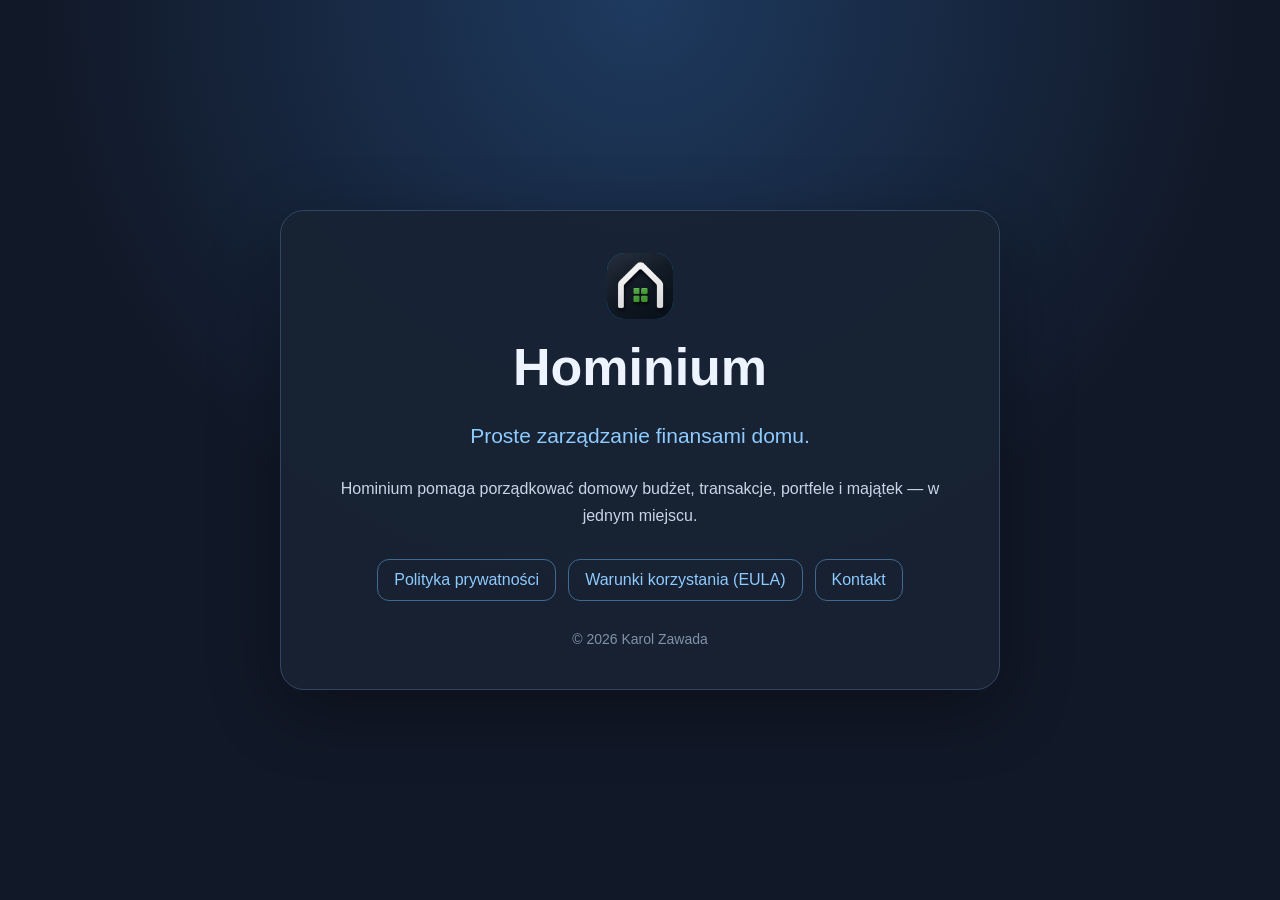
<file: index.html>
<!doctype html>
<html lang="pl">
<head>
  <meta charset="utf-8">
  <meta name="viewport" content="width=device-width, initial-scale=1">
  <title>Hominium</title>
  <link rel="stylesheet" href="style.css">
</head>
<body>
  <main class="card">
    <img class="logo" src="hominium-icon.png" alt="Ikona Hominium">
    <h1>Hominium</h1>
    <p class="lead">Proste zarządzanie finansami domu.</p>
    <p>Hominium pomaga porządkować domowy budżet, transakcje, portfele i majątek — w jednym miejscu.</p>
    <nav>
      <a href="privacy.html">Polityka prywatności</a>
      <a href="https://www.apple.com/legal/internet-services/itunes/dev/stdeula/">Warunki korzystania (EULA)</a>
      <a href="mailto:support.hominium@icloud.com">Kontakt</a>
    </nav>
    <footer>© 2026 Karol Zawada</footer>
  </main>
</body>
</html>
</file>
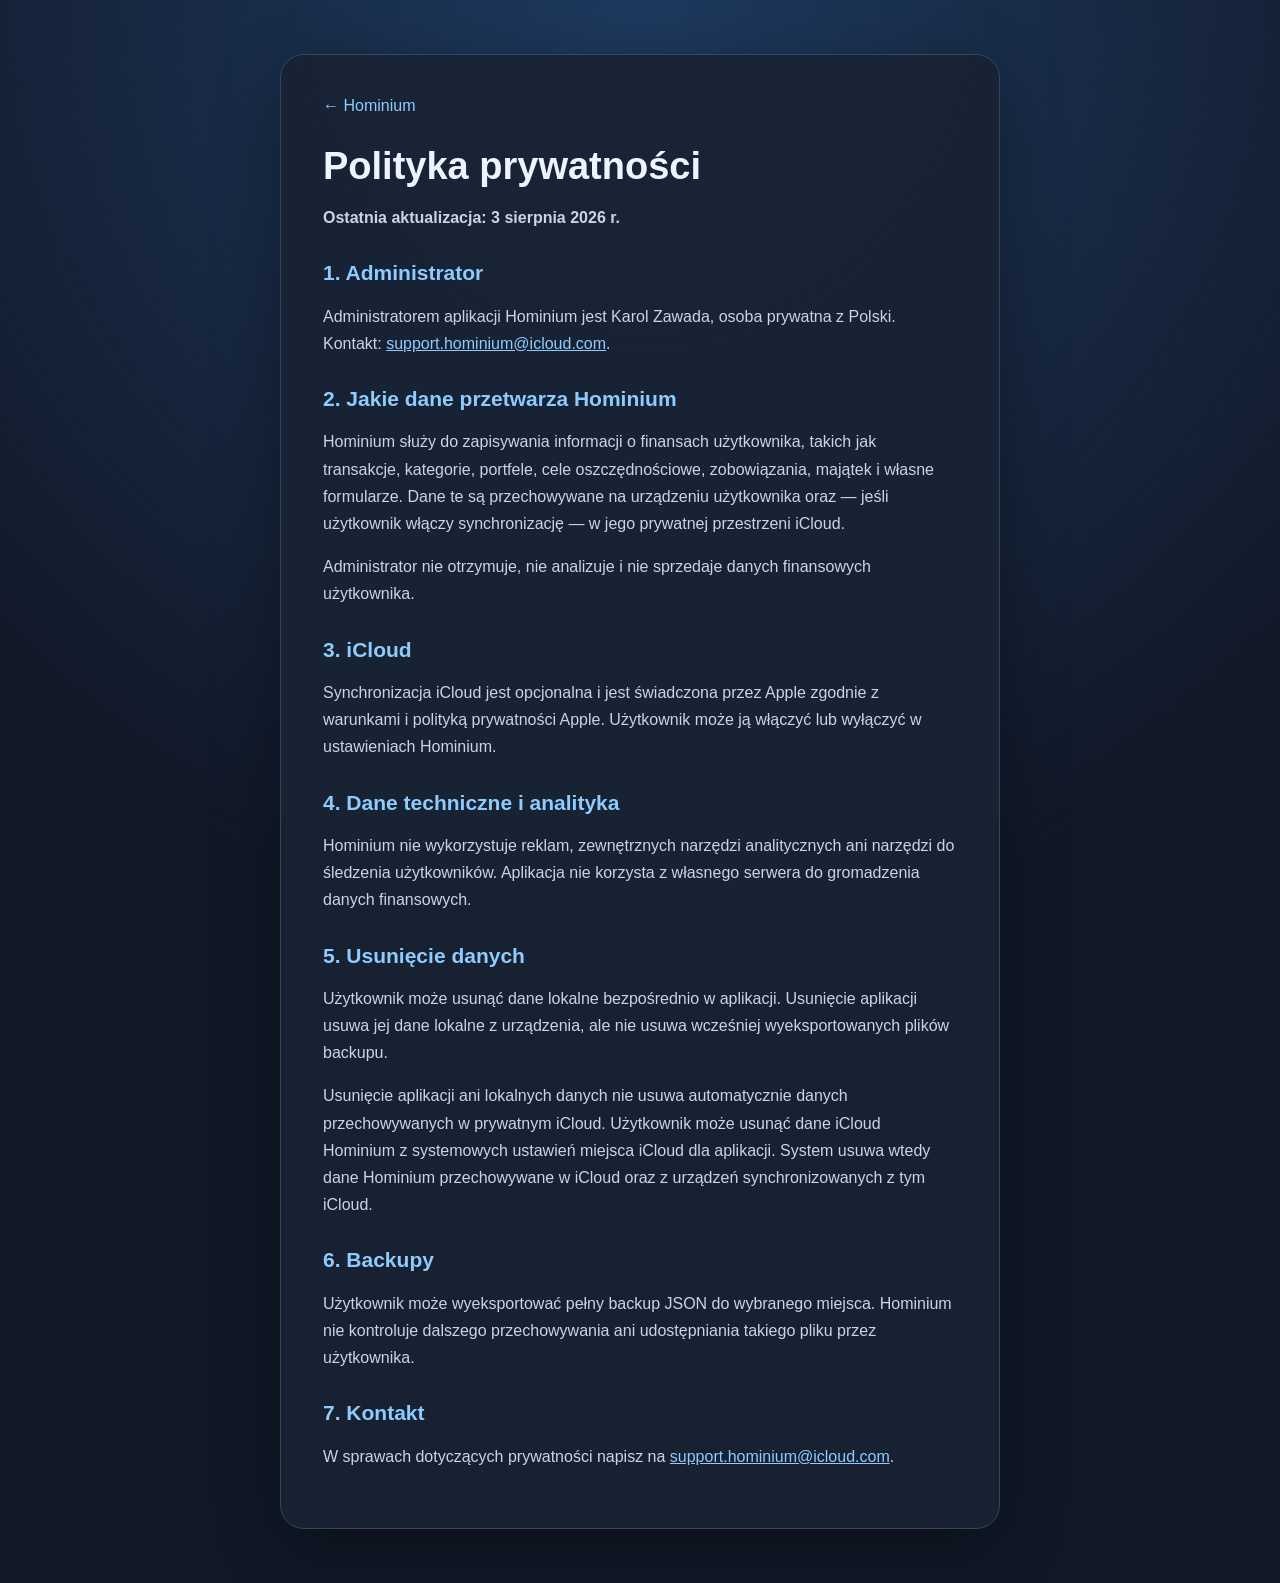
<file: privacy.html>
<!doctype html>
<html lang="pl">
<head>
  <meta charset="utf-8">
  <meta name="viewport" content="width=device-width, initial-scale=1">
  <title>Polityka prywatności — Hominium</title>
  <link rel="stylesheet" href="style.css">
</head>
<body>
  <main class="document">
    <a class="back" href="index.html">← Hominium</a>
    <h1>Polityka prywatności</h1>
    <p><strong>Ostatnia aktualizacja: 3 sierpnia 2026 r.</strong></p>
    <h2>1. Administrator</h2>
    <p>Administratorem aplikacji Hominium jest Karol Zawada, osoba prywatna z Polski. Kontakt: <a href="mailto:support.hominium@icloud.com">support.hominium@icloud.com</a>.</p>
    <h2>2. Jakie dane przetwarza Hominium</h2>
    <p>Hominium służy do zapisywania informacji o finansach użytkownika, takich jak transakcje, kategorie, portfele, cele oszczędnościowe, zobowiązania, majątek i własne formularze. Dane te są przechowywane na urządzeniu użytkownika oraz — jeśli użytkownik włączy synchronizację — w jego prywatnej przestrzeni iCloud.</p>
    <p>Administrator nie otrzymuje, nie analizuje i nie sprzedaje danych finansowych użytkownika.</p>
    <h2>3. iCloud</h2>
    <p>Synchronizacja iCloud jest opcjonalna i jest świadczona przez Apple zgodnie z warunkami i polityką prywatności Apple. Użytkownik może ją włączyć lub wyłączyć w ustawieniach Hominium.</p>
    <h2>4. Dane techniczne i analityka</h2>
    <p>Hominium nie wykorzystuje reklam, zewnętrznych narzędzi analitycznych ani narzędzi do śledzenia użytkowników. Aplikacja nie korzysta z własnego serwera do gromadzenia danych finansowych.</p>
    <h2>5. Usunięcie danych</h2>
    <p>Użytkownik może usunąć dane lokalne bezpośrednio w aplikacji. Usunięcie aplikacji usuwa jej dane lokalne z urządzenia, ale nie usuwa wcześniej wyeksportowanych plików backupu.</p>
    <p>Usunięcie aplikacji ani lokalnych danych nie usuwa automatycznie danych przechowywanych w prywatnym iCloud. Użytkownik może usunąć dane iCloud Hominium z systemowych ustawień miejsca iCloud dla aplikacji. System usuwa wtedy dane Hominium przechowywane w iCloud oraz z urządzeń synchronizowanych z tym iCloud.</p>
    <h2>6. Backupy</h2>
    <p>Użytkownik może wyeksportować pełny backup JSON do wybranego miejsca. Hominium nie kontroluje dalszego przechowywania ani udostępniania takiego pliku przez użytkownika.</p>
    <h2>7. Kontakt</h2>
    <p>W sprawach dotyczących prywatności napisz na <a href="mailto:support.hominium@icloud.com">support.hominium@icloud.com</a>.</p>
  </main>
</body>
</html>
</file>
<file: style.css>
:root { color-scheme: dark; font-family: -apple-system, BlinkMacSystemFont, "SF Pro Display", sans-serif; background: #111827; color: #eef4ff; }
* { box-sizing: border-box; }
body { margin: 0; min-height: 100vh; display: grid; place-items: center; padding: 24px; background: radial-gradient(circle at top, #1e3a5f, #111827 55%); }
.card, .document { width: min(100%, 720px); background: rgba(24, 35, 52, .94); border: 1px solid #314662; border-radius: 24px; padding: 42px; box-shadow: 0 20px 70px #0005; }
.card { text-align: center; }
.logo { margin: 0 auto 18px; width: 66px; height: 66px; display: grid; place-items: center; border-radius: 18px; background: #1683d8; font-size: 38px; font-weight: 800; }
h1 { margin: 0 0 12px; font-size: clamp(32px, 7vw, 52px); }
h2 { margin-top: 30px; color: #8ecbff; font-size: 21px; }
p { line-height: 1.7; color: #c9d5e5; }
.lead { font-size: 21px; color: #8ecbff; }
nav { display: flex; justify-content: center; flex-wrap: wrap; gap: 12px; margin: 30px 0; }
a { color: #8ecbff; }
nav a { padding: 11px 16px; border: 1px solid #41698e; border-radius: 12px; text-decoration: none; }
nav a:hover { background: #21476d; }
footer { margin-top: 28px; color: #8092a8; font-size: 14px; }
.document { margin: 30px auto; }
.document h1 { font-size: 38px; }
.back { display: inline-block; margin-bottom: 30px; text-decoration: none; }
@media (max-width: 560px) { .card, .document { padding: 28px 22px; border-radius: 18px; } }
</file>
